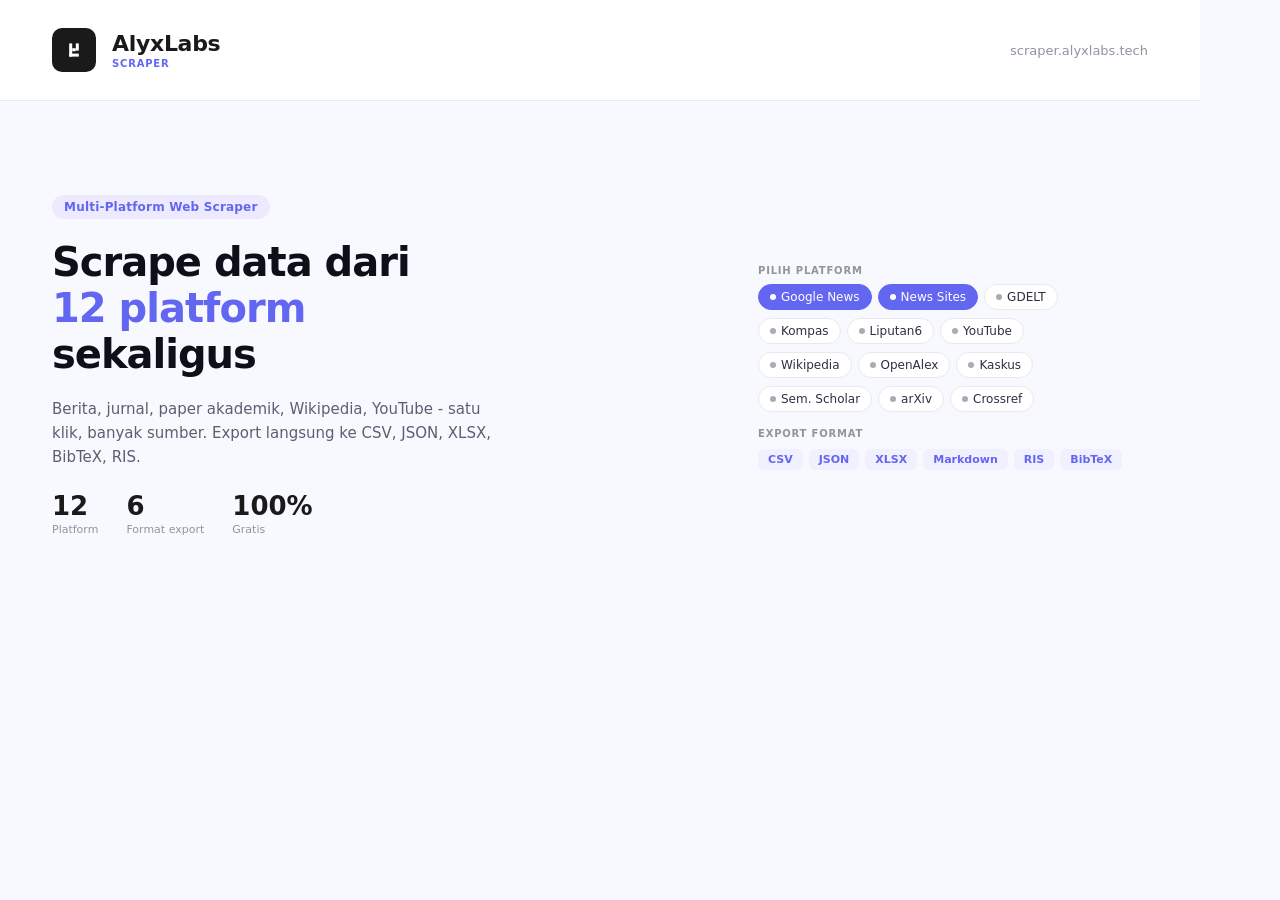
<file: static/og-image.html>
<!DOCTYPE html>
<html>
<head>
<meta charset="utf-8">
<style>
  *{margin:0;padding:0;box-sizing:border-box}
  body{width:1200px;height:630px;background:#f8f9ff;font-family:'Inter',system-ui,sans-serif;overflow:hidden;display:flex;flex-direction:column}
  .top{background:#fff;border-bottom:1.5px solid #e8eaf0;padding:28px 52px;display:flex;align-items:center;gap:16px}
  .mark{width:44px;height:44px;background:#1a1a1a;border-radius:10px;display:flex;align-items:center;justify-content:center;flex-shrink:0}
  .mark svg{width:24px;height:24px}
  .brand-text{display:flex;flex-direction:column;gap:2px}
  .brand-name{font-size:22px;font-weight:800;color:#1a1a1a;letter-spacing:-0.3px}
  .brand-sub{font-size:10px;font-weight:600;color:#6366f1;letter-spacing:0.8px;text-transform:uppercase}
  .url{margin-left:auto;font-size:13px;color:#9094a0;font-weight:500}
  .body{flex:1;display:flex;padding:0 52px;gap:56px;align-items:center}
  .left{flex:1;display:flex;flex-direction:column;gap:20px}
  .tag{display:inline-flex;align-items:center;gap:6px;background:#ede9fe;color:#6366f1;font-size:12px;font-weight:600;padding:5px 12px;border-radius:20px;width:fit-content;letter-spacing:0.2px}
  .headline{font-size:40px;font-weight:800;color:#0f0f1a;line-height:1.15;letter-spacing:-1px}
  .headline span{color:#6366f1}
  .desc{font-size:15px;color:#5a5f72;line-height:1.6;max-width:460px}
  .stats{display:flex;gap:28px;margin-top:2px}
  .stat-num{font-size:26px;font-weight:800;color:#1a1a1a}
  .stat-label{font-size:11px;color:#9094a0;font-weight:500;margin-top:2px}
  .right{width:390px;flex-shrink:0;display:flex;flex-direction:column;gap:8px}
  .chip-row{display:flex;flex-wrap:wrap;gap:6px}
  .chip{display:flex;align-items:center;gap:5px;background:#fff;border:1.5px solid #e8eaf0;border-radius:20px;padding:5px 11px;font-size:12px;font-weight:500;color:#2d3042}
  .chip.active{background:#6366f1;border-color:#6366f1;color:#fff}
  .chip-dot{width:6px;height:6px;border-radius:50%;background:currentColor;opacity:.4}
  .chip.active .chip-dot{opacity:1;background:#fff}
  .export-row{display:flex;flex-wrap:wrap;gap:6px;margin-top:2px}
  .exp{background:#f1f0fe;color:#6366f1;font-size:11px;font-weight:600;padding:4px 10px;border-radius:6px}
  .section-label{font-size:10px;font-weight:700;color:#9094a0;letter-spacing:0.8px;text-transform:uppercase;margin-top:4px}
</style>
</head>
<body>
<div class="top">
  <div class="mark">
    <svg viewBox="0 0 40 40" xmlns="http://www.w3.org/2000/svg">
      <rect x="12" y="9" width="5" height="22" fill="white"/>
      <rect x="12" y="26" width="16" height="5" fill="white"/>
      <rect x="23" y="9" width="5" height="12" fill="white"/>
      <rect x="17" y="17" width="6" height="5" fill="white"/>
    </svg>
  </div>
  <div class="brand-text">
    <div class="brand-name">AlyxLabs</div>
    <div class="brand-sub">Scraper</div>
  </div>
  <div class="url">scraper.alyxlabs.tech</div>
</div>
<div class="body">
  <div class="left">
    <div class="tag">Multi-Platform Web Scraper</div>
    <div class="headline">Scrape data dari<br><span>12 platform</span><br>sekaligus</div>
    <div class="desc">Berita, jurnal, paper akademik, Wikipedia, YouTube - satu klik, banyak sumber. Export langsung ke CSV, JSON, XLSX, BibTeX, RIS.</div>
    <div class="stats">
      <div><div class="stat-num">12</div><div class="stat-label">Platform</div></div>
      <div><div class="stat-num">6</div><div class="stat-label">Format export</div></div>
      <div><div class="stat-num">100%</div><div class="stat-label">Gratis</div></div>
    </div>
  </div>
  <div class="right">
    <div class="section-label">Pilih Platform</div>
    <div class="chip-row">
      <div class="chip active"><div class="chip-dot"></div>Google News</div>
      <div class="chip active"><div class="chip-dot"></div>News Sites</div>
      <div class="chip"><div class="chip-dot"></div>GDELT</div>
    </div>
    <div class="chip-row">
      <div class="chip"><div class="chip-dot"></div>Kompas</div>
      <div class="chip"><div class="chip-dot"></div>Liputan6</div>
      <div class="chip"><div class="chip-dot"></div>YouTube</div>
    </div>
    <div class="chip-row">
      <div class="chip"><div class="chip-dot"></div>Wikipedia</div>
      <div class="chip"><div class="chip-dot"></div>OpenAlex</div>
      <div class="chip"><div class="chip-dot"></div>Kaskus</div>
    </div>
    <div class="chip-row">
      <div class="chip"><div class="chip-dot"></div>Sem. Scholar</div>
      <div class="chip"><div class="chip-dot"></div>arXiv</div>
      <div class="chip"><div class="chip-dot"></div>Crossref</div>
    </div>
    <div class="section-label" style="margin-top:8px">Export Format</div>
    <div class="export-row">
      <div class="exp">CSV</div>
      <div class="exp">JSON</div>
      <div class="exp">XLSX</div>
      <div class="exp">Markdown</div>
      <div class="exp">RIS</div>
      <div class="exp">BibTeX</div>
    </div>
  </div>
</div>
</body>
</html>
</file>
